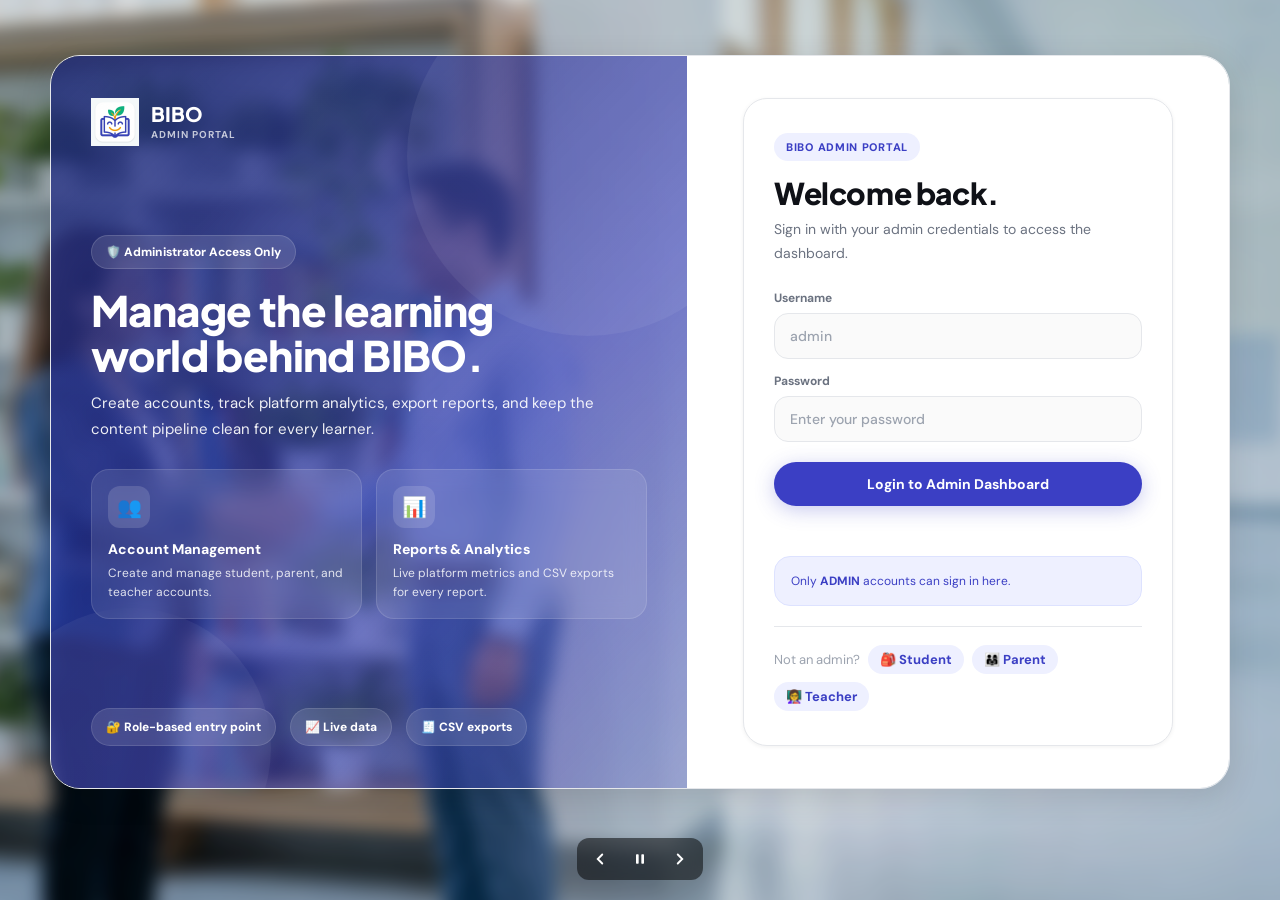
<file: src/main/resources/static/admin_login.html>
<!doctype html>
<html lang="en">
  <head>
    <meta charset="UTF-8" />
    <meta name="viewport" content="width=device-width, initial-scale=1.0" />
    <title>BIBO Admin Portal</title>
    <link href="https://fonts.googleapis.com/css2?family=Plus+Jakarta+Sans:wght@400;500;600;700;800;900&family=DM+Sans:wght@400;500;600;700&display=swap" rel="stylesheet" />
    <link rel="stylesheet" href="admin_login.css" />
    <link rel="icon" type="image/png" href="images/bibo-logo.jpg" />
  </head>
  <body class="portal-admin has-slideshow"
        data-role="ADMIN"
        data-token-key="bibo_admin_token"
        data-user-key="bibo_admin_user"
        data-redirect="admin_dashboard.html">

    <div class="bg-slideshow">
      <div class="bg-slide active" style="background-image:url('images/admin (1).jpg')"></div>
      <div class="bg-slide" style="background-image:url('images/admin (2).jpg')"></div>
      <div class="bg-slide" style="background-image:url('images/admin (3).jpg')"></div>
      <div class="bg-slide" style="background-image:url('images/admin (4).jpg')"></div>
      <div class="bg-slide" style="background-image:url('images/admin (5).jpg')"></div>
      <div class="bg-controls">
        <button type="button" data-prev aria-label="Previous photo">
          <svg viewBox="0 0 24 24" width="18" height="18" fill="none" stroke="currentColor" stroke-width="2.5" stroke-linecap="round"><path d="M15 18l-6-6 6-6"/></svg>
        </button>
        <button type="button" data-pause aria-label="Pause slideshow"></button>
        <button type="button" data-next aria-label="Next photo">
          <svg viewBox="0 0 24 24" width="18" height="18" fill="none" stroke="currentColor" stroke-width="2.5" stroke-linecap="round"><path d="M9 18l6-6-6-6"/></svg>
        </button>
      </div>
    </div>

    <div class="auth-shell">
      <section class="auth-hero">
        <div class="hero-top">
          <div class="brand">
            <div class="brand-icon"><img src="images/bibo-logo.jpg" alt="BIBO" class="bibo-logo" /></div>
            <div>
              <div class="brand-title">BIBO</div>
              <div class="brand-sub">Admin Portal</div>
            </div>
          </div>
        </div>

        <div class="hero-middle">
          <div class="hero-chip">🛡️ Administrator Access Only</div>
          <div class="hero-copy">
            <h1>Manage the learning world behind BIBO.</h1>
            <p>Create accounts, track platform analytics, export reports, and keep the content pipeline clean for every learner.</p>
          </div>
          <div class="hero-features">
            <div class="feature-card">
              <div class="feature-icon">👥</div>
              <h3>Account Management</h3>
              <p>Create and manage student, parent, and teacher accounts.</p>
            </div>
            <div class="feature-card">
              <div class="feature-icon">📊</div>
              <h3>Reports &amp; Analytics</h3>
              <p>Live platform metrics and CSV exports for every report.</p>
            </div>
          </div>
        </div>

        <div class="hero-bottom">
          <div class="stat-pill">🔐 Role-based entry point</div>
          <div class="stat-pill">📈 Live data</div>
          <div class="stat-pill">🧾 CSV exports</div>
        </div>
      </section>

      <section class="auth-panel">
        <div class="auth-card">
          <div class="eyebrow">BIBO Admin Portal</div>
          <h2>Welcome back.</h2>
          <p class="auth-subtext">Sign in with your admin credentials to access the dashboard.</p>

          <form id="loginForm">
            <div class="field">
              <label for="loginUsername">Username</label>
              <input id="loginUsername" class="bibo-input" type="text" autocomplete="username" placeholder="admin" required />
            </div>
            <div class="field">
              <label for="loginPassword">Password</label>
              <input id="loginPassword" class="bibo-input" type="password" autocomplete="current-password" placeholder="Enter your password" required />
            </div>
            <button class="btn btn-primary" type="submit" id="loginBtn">Login to Admin Dashboard</button>
            <div id="loginMessage" class="msg" role="alert" aria-live="polite"></div>
          </form>

          <div class="auth-footer-note">
            Only <strong>ADMIN</strong> accounts can sign in here.
          </div>

          <nav class="portal-switch" aria-label="Other portals">
            <span>Not an admin?</span>
            <a href="/">🎒 Student</a>
            <a href="/parent">👨‍👩‍👧 Parent</a>
            <a href="/teacher">👩‍🏫 Teacher</a>
          </nav>
        </div>
      </section>
    </div>

    <script src="portal_login.js"></script>
    <script src="login_slideshow.js"></script>
  </body>
</html>
</file>
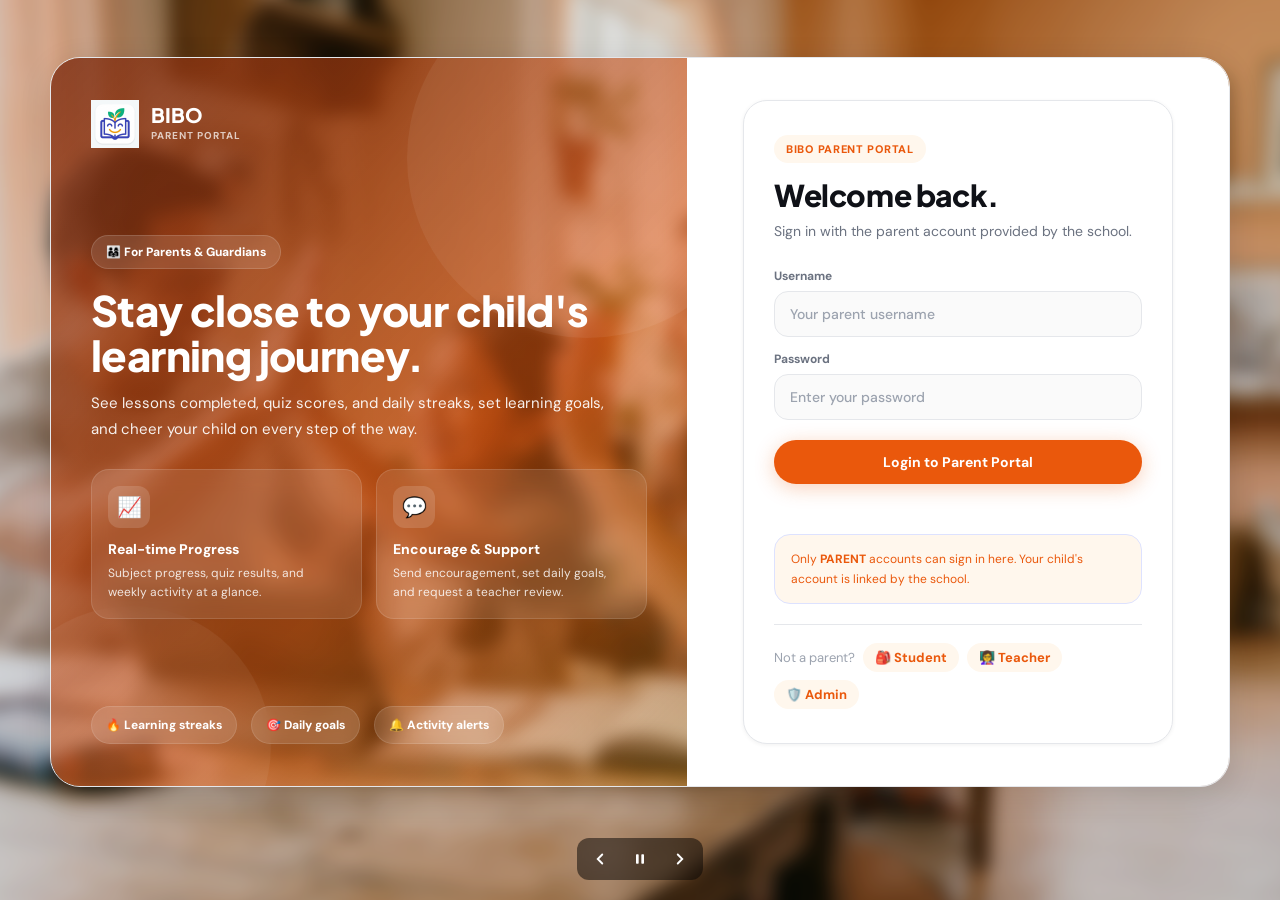
<file: src/main/resources/static/parent_login.html>
<!doctype html>
<html lang="en">
  <head>
    <meta charset="UTF-8" />
    <meta name="viewport" content="width=device-width, initial-scale=1.0" />
    <title>BIBO Parent Portal</title>
    <link href="https://fonts.googleapis.com/css2?family=Plus+Jakarta+Sans:wght@400;500;600;700;800;900&family=DM+Sans:wght@400;500;600;700&display=swap" rel="stylesheet" />
    <link rel="stylesheet" href="admin_login.css" />
    <link rel="icon" type="image/png" href="images/bibo-logo.jpg" />
  </head>
  <body class="portal-parent has-slideshow"
        data-role="PARENT"
        data-token-key="bibo_token"
        data-user-key="bibo_user"
        data-redirect="/">

      <div class="bg-slideshow">
      <div class="bg-slide active" style="background-image:url('images/parent (1).jpg')"></div>
      <div class="bg-slide" style="background-image:url('images/parent (2).jpg')"></div>
      <div class="bg-slide" style="background-image:url('images/parent (3).jpg')"></div>
      <div class="bg-slide" style="background-image:url('images/parent (4).jpg')"></div>
      <div class="bg-slide" style="background-image:url('images/parent (5).jpg')"></div>
      <div class="bg-controls">
        <button type="button" data-prev aria-label="Previous photo">
          <svg viewBox="0 0 24 24" width="18" height="18" fill="none" stroke="currentColor" stroke-width="2.5" stroke-linecap="round"><path d="M15 18l-6-6 6-6"/></svg>
        </button>
        <button type="button" data-pause aria-label="Pause slideshow"></button>
        <button type="button" data-next aria-label="Next photo">
          <svg viewBox="0 0 24 24" width="18" height="18" fill="none" stroke="currentColor" stroke-width="2.5" stroke-linecap="round"><path d="M9 18l6-6-6-6"/></svg>
        </button>
      </div>
    </div>

    <div class="auth-shell">
      <section class="auth-hero">
        <div class="hero-top">
          <div class="brand">
            <div class="brand-icon"><img src="images/bibo-logo.jpg" alt="BIBO" class="bibo-logo" /></div>
            <div>
              <div class="brand-title">BIBO</div>
              <div class="brand-sub">Parent Portal</div>
            </div>
          </div>
        </div>

        <div class="hero-middle">
          <div class="hero-chip">👨‍👩‍👧 For Parents &amp; Guardians</div>
          <div class="hero-copy">
            <h1>Stay close to your child's learning journey.</h1>
            <p>See lessons completed, quiz scores, and daily streaks, set learning goals, and cheer your child on every step of the way.</p>
          </div>
          <div class="hero-features">
            <div class="feature-card">
              <div class="feature-icon">📈</div>
              <h3>Real-time Progress</h3>
              <p>Subject progress, quiz results, and weekly activity at a glance.</p>
            </div>
            <div class="feature-card">
              <div class="feature-icon">💬</div>
              <h3>Encourage &amp; Support</h3>
              <p>Send encouragement, set daily goals, and request a teacher review.</p>
            </div>
          </div>
        </div>

        <div class="hero-bottom">
          <div class="stat-pill">🔥 Learning streaks</div>
          <div class="stat-pill">🎯 Daily goals</div>
          <div class="stat-pill">🔔 Activity alerts</div>
        </div>
      </section>

      <section class="auth-panel">
        <div class="auth-card">
          <div class="eyebrow">BIBO Parent Portal</div>
          <h2>Welcome back.</h2>
          <p class="auth-subtext">Sign in with the parent account provided by the school.</p>

          <form id="loginForm">
            <div class="field">
              <label for="loginUsername">Username</label>
              <input id="loginUsername" class="bibo-input" type="text" autocomplete="username" placeholder="Your parent username" required />
            </div>
            <div class="field">
              <label for="loginPassword">Password</label>
              <input id="loginPassword" class="bibo-input" type="password" autocomplete="current-password" placeholder="Enter your password" required />
            </div>
            <button class="btn btn-primary" type="submit" id="loginBtn">Login to Parent Portal</button>
            <div id="loginMessage" class="msg" role="alert" aria-live="polite"></div>
          </form>

          <div class="auth-footer-note">
            Only <strong>PARENT</strong> accounts can sign in here. Your child's account is linked by the school.
          </div>

          <nav class="portal-switch" aria-label="Other portals">
            <span>Not a parent?</span>
            <a href="/">🎒 Student</a>
            <a href="/teacher">👩‍🏫 Teacher</a>
            <a href="/admin">🛡️ Admin</a>
          </nav>
        </div>
      </section>
    </div>

    <script src="portal_login.js"></script>
    <script src="login_slideshow.js"></script>
  </body>
</html>
</file>
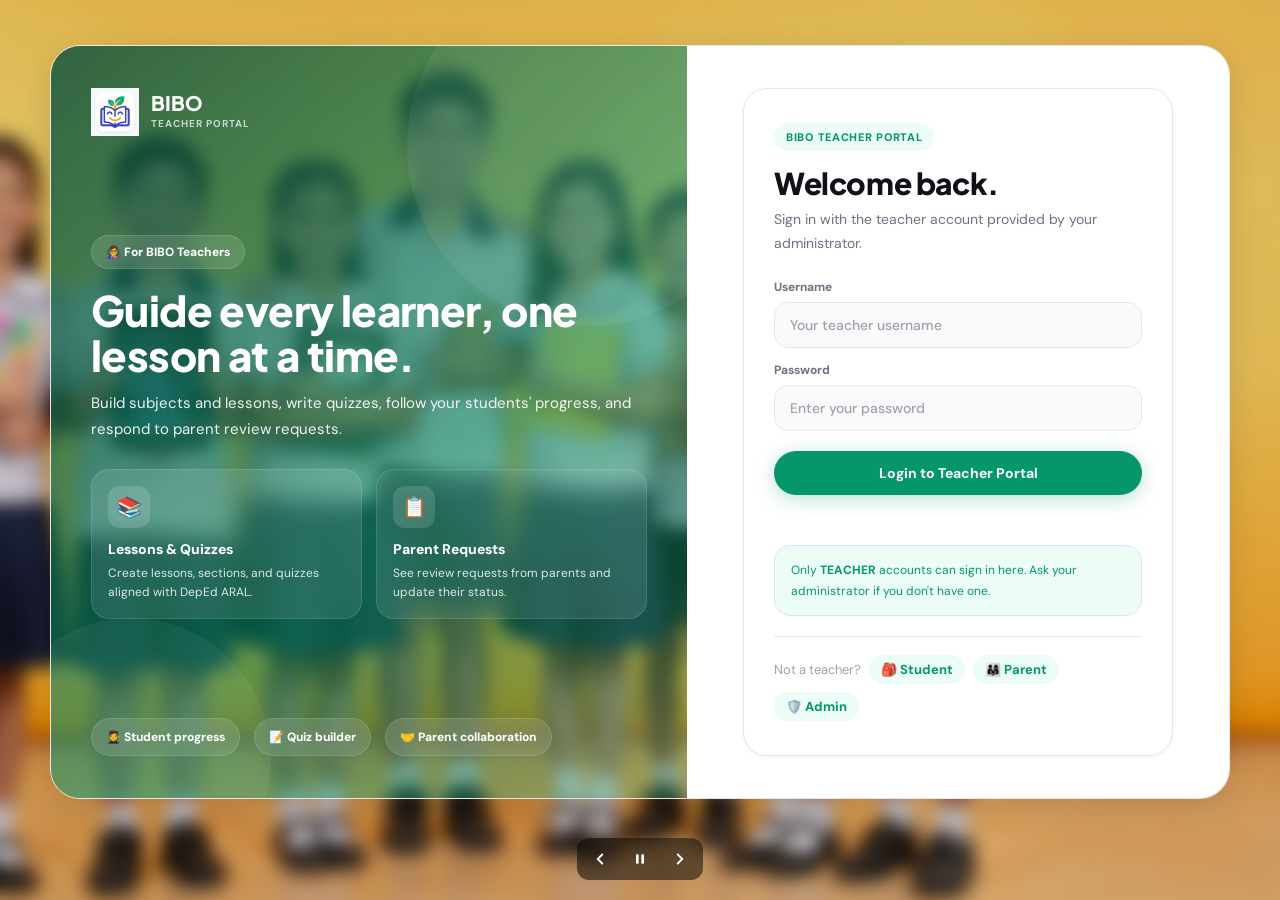
<file: src/main/resources/static/teacher_login.html>
<!doctype html>
<html lang="en">
  <head>
    <meta charset="UTF-8" />
    <meta name="viewport" content="width=device-width, initial-scale=1.0" />
    <title>BIBO Teacher Portal</title>
    <link href="https://fonts.googleapis.com/css2?family=Plus+Jakarta+Sans:wght@400;500;600;700;800;900&family=DM+Sans:wght@400;500;600;700&display=swap" rel="stylesheet" />
    <link rel="stylesheet" href="admin_login.css" />
    <link rel="icon" type="image/png" href="images/bibo-logo.jpg" />
  </head>
  <body class="portal-teacher has-slideshow"
        data-role="TEACHER"
        data-token-key="bibo_admin_token"
        data-user-key="bibo_admin_user"
        data-redirect="admin_dashboard.html">
    <div class="bg-slideshow">
      <div class="bg-slide active" style="background-image:url('images/child-bg.jpg')"></div>
      <div class="bg-slide" style="background-image:url('images/child-bg1.jpg')"></div>
      <div class="bg-slide" style="background-image:url('images/child-bg2.jpg')"></div>
      <div class="bg-slide" style="background-image:url('images/child-bg3.jpg')"></div>
      <div class="bg-slide" style="background-image:url('images/child-bg4.jpg')"></div>
      <div class="bg-controls">
        <button type="button" data-prev aria-label="Previous photo">
          <svg viewBox="0 0 24 24" width="18" height="18" fill="none" stroke="currentColor" stroke-width="2.5" stroke-linecap="round"><path d="M15 18l-6-6 6-6"/></svg>
        </button>
        <button type="button" data-pause aria-label="Pause slideshow"></button>
        <button type="button" data-next aria-label="Next photo">
          <svg viewBox="0 0 24 24" width="18" height="18" fill="none" stroke="currentColor" stroke-width="2.5" stroke-linecap="round"><path d="M9 18l6-6-6-6"/></svg>
        </button>
      </div>
    </div>
    <div class="auth-shell">
      <section class="auth-hero">
        <div class="hero-top">
          <div class="brand">
            <div class="brand-icon"><img src="images/bibo-logo.jpg" alt="BIBO" class="bibo-logo" /></div>
            <div>
              <div class="brand-title">BIBO</div>
              <div class="brand-sub">Teacher Portal</div>
            </div>
          </div>
        </div>

        <div class="hero-middle">
          <div class="hero-chip">👩‍🏫 For BIBO Teachers</div>
          <div class="hero-copy">
            <h1>Guide every learner, one lesson at a time.</h1>
            <p>Build subjects and lessons, write quizzes, follow your students' progress, and respond to parent review requests.</p>
          </div>
          <div class="hero-features">
            <div class="feature-card">
              <div class="feature-icon">📚</div>
              <h3>Lessons &amp; Quizzes</h3>
              <p>Create lessons, sections, and quizzes aligned with DepEd ARAL.</p>
            </div>
            <div class="feature-card">
              <div class="feature-icon">📋</div>
              <h3>Parent Requests</h3>
              <p>See review requests from parents and update their status.</p>
            </div>
          </div>
        </div>

        <div class="hero-bottom">
          <div class="stat-pill">🧑‍🎓 Student progress</div>
          <div class="stat-pill">📝 Quiz builder</div>
          <div class="stat-pill">🤝 Parent collaboration</div>
        </div>
      </section>

      <section class="auth-panel">
        <div class="auth-card">
          <div class="eyebrow">BIBO Teacher Portal</div>
          <h2>Welcome back.</h2>
          <p class="auth-subtext">Sign in with the teacher account provided by your administrator.</p>

          <form id="loginForm">
            <div class="field">
              <label for="loginUsername">Username</label>
              <input id="loginUsername" class="bibo-input" type="text" autocomplete="username" placeholder="Your teacher username" required />
            </div>
            <div class="field">
              <label for="loginPassword">Password</label>
              <input id="loginPassword" class="bibo-input" type="password" autocomplete="current-password" placeholder="Enter your password" required />
            </div>
            <button class="btn btn-primary" type="submit" id="loginBtn">Login to Teacher Portal</button>
            <div id="loginMessage" class="msg" role="alert" aria-live="polite"></div>
          </form>

          <div class="auth-footer-note">
            Only <strong>TEACHER</strong> accounts can sign in here. Ask your administrator if you don't have one.
          </div>

          <nav class="portal-switch" aria-label="Other portals">
            <span>Not a teacher?</span>
            <a href="/">🎒 Student</a>
            <a href="/parent">👨‍👩‍👧 Parent</a>
            <a href="/admin">🛡️ Admin</a>
          </nav>
        </div>
      </section>
    </div>

    <script src="portal_login.js"></script>
    <script src="login_slideshow.js"></script>
  </body>
</html>
</file>
<file: src/main/resources/static/admin_login.css>
* {
  box-sizing: border-box;
  margin: 0;
  padding: 0;
}

:root {
  --bg: #eaecf0;
  --card-bg: #ffffff;
  --primary: #3b3fc4;
  --primary-dark: #2e31a8;
  --primary-light: #eef0ff;
  --accent-green: #10b981;
  --accent-red: #ef4444;
  --text-900: #0f1117;
  --text-700: #374151;
  --text-500: #6b7280;
  --text-400: #9ca3af;
  --border: #e5e7eb;
  --shadow-sm: 0 1px 4px rgba(0, 0, 0, 0.06);
  --shadow-md: 0 4px 16px rgba(0, 0, 0, 0.08);
  --shadow-lg: 0 8px 32px rgba(0, 0, 0, 0.12);
  --shadow-primary: 0 4px 20px rgba(59, 63, 196, 0.28);
  --radius-sm: 10px;
  --radius-md: 14px;
  --radius-lg: 18px;
  --radius-xl: 24px;
  --font-display: "Plus Jakarta Sans", sans-serif;
  --font-body: "DM Sans", sans-serif;
}

html,
body {
  min-height: 100vh;
  font-family: var(--font-body);
  background: var(--bg);
  color: var(--text-700);
}

body {
  display: flex;
  align-items: center;
  justify-content: center;
  padding: 24px;
}

.auth-shell {
  width: 100%;
  max-width: 1180px;
  min-height: 720px;
  display: grid;
  grid-template-columns: 1.08fr 0.92fr;
  background: white;
  border: 1px solid var(--border);
  border-radius: 30px;
  overflow: hidden;
  box-shadow: var(--shadow-lg);
}

.auth-hero {
  position: relative;
  padding: 42px 40px;
  background: linear-gradient(135deg, #1e2a78 0%, #3b3fc4 60%, #5b60e0 100%);
  color: white;
  display: flex;
  flex-direction: column;
  justify-content: space-between;
  overflow: hidden;
}

.auth-hero::before {
  content: "";
  position: absolute;
  width: 360px;
  height: 360px;
  border-radius: 50%;
  top: -80px;
  right: -80px;
  background: rgba(255, 255, 255, 0.06);
}

.auth-hero::after {
  content: "";
  position: absolute;
  width: 280px;
  height: 280px;
  border-radius: 50%;
  bottom: -100px;
  left: -60px;
  background: rgba(255, 255, 255, 0.05);
}

.hero-top,
.hero-middle,
.hero-bottom {
  position: relative;
  z-index: 2;
}

.brand {
  display: flex;
  align-items: center;
  gap: 12px;
}

.brand-icon {
  width: 48px;
  height: 48px;
  border-radius: 14px;
  background: rgba(255, 255, 255, 0.14);
  display: flex;
  align-items: center;
  justify-content: center;
  font-family: var(--font-display);
  font-size: 20px;
  font-weight: 900;
  color: white;
  backdrop-filter: blur(8px);
}

.brand-title {
  font-family: var(--font-display);
  font-size: 20px;
  font-weight: 900;
  line-height: 1;
}
.brand-sub {
  margin-top: 4px;
  font-size: 10px;
  font-weight: 700;
  letter-spacing: 1px;
  opacity: 0.72;
  text-transform: uppercase;
}

.hero-chip {
  display: inline-flex;
  align-items: center;
  gap: 8px;
  background: rgba(255, 255, 255, 0.12);
  border: 1px solid rgba(255, 255, 255, 0.14);
  border-radius: 999px;
  padding: 8px 14px;
  font-size: 12px;
  font-weight: 800;
  margin-bottom: 18px;
  backdrop-filter: blur(6px);
}

.hero-copy h1 {
  font-family: var(--font-display);
  font-size: 42px;
  line-height: 1.08;
  font-weight: 900;
  margin-bottom: 14px;
  max-width: 520px;
  letter-spacing: -0.6px;
}

.hero-copy p {
  max-width: 540px;
  font-size: 15px;
  line-height: 1.72;
  opacity: 0.92;
}

.hero-features {
  display: grid;
  grid-template-columns: 1fr 1fr;
  gap: 14px;
  margin-top: 26px;
  max-width: 560px;
}

.feature-card {
  background: rgba(255, 255, 255, 0.1);
  border: 1px solid rgba(255, 255, 255, 0.12);
  border-radius: var(--radius-lg);
  padding: 16px;
  backdrop-filter: blur(10px);
}

.feature-icon {
  width: 42px;
  height: 42px;
  border-radius: 12px;
  background: rgba(255, 255, 255, 0.14);
  display: flex;
  align-items: center;
  justify-content: center;
  font-size: 20px;
  margin-bottom: 12px;
}

.feature-card h3 {
  font-size: 14px;
  font-weight: 800;
  margin-bottom: 6px;
}
.feature-card p {
  font-size: 12px;
  line-height: 1.6;
  opacity: 0.84;
}

.hero-bottom {
  display: flex;
  gap: 14px;
  flex-wrap: wrap;
}

.stat-pill {
  display: inline-flex;
  align-items: center;
  gap: 8px;
  padding: 10px 14px;
  border-radius: 999px;
  background: rgba(255, 255, 255, 0.12);
  border: 1px solid rgba(255, 255, 255, 0.12);
  font-size: 12px;
  font-weight: 800;
  backdrop-filter: blur(8px);
}

.auth-panel {
  padding: 42px 38px;
  display: flex;
  align-items: center;
  justify-content: center;
  background: #fff;
}

.auth-card {
  width: 100%;
  max-width: 430px;
  background: var(--card-bg);
  border: 1px solid var(--border);
  border-radius: var(--radius-xl);
  padding: 34px 30px;
  box-shadow: var(--shadow-sm);
}

.eyebrow {
  display: inline-flex;
  align-items: center;
  gap: 8px;
  padding: 7px 12px;
  border-radius: 999px;
  background: var(--primary-light);
  color: var(--primary);
  font-size: 11px;
  font-weight: 800;
  letter-spacing: 0.7px;
  text-transform: uppercase;
  margin-bottom: 16px;
}

.auth-card h2 {
  font-family: var(--font-display);
  font-size: 30px;
  font-weight: 900;
  color: var(--text-900);
  line-height: 1.1;
  margin-bottom: 8px;
  letter-spacing: -0.4px;
}

.auth-subtext {
  color: var(--text-500);
  font-size: 14px;
  line-height: 1.7;
  margin-bottom: 24px;
}

/* Login section label */
.login-label {
  font-family: var(--font-display);
  font-size: 13px;
  font-weight: 800;
  color: var(--primary);
  letter-spacing: 0.4px;
  margin-bottom: 18px;
  padding-bottom: 12px;
  border-bottom: 2px solid var(--primary-light);
}

.field {
  margin-bottom: 14px;
}

.field label {
  display: block;
  font-size: 12px;
  font-weight: 700;
  color: var(--text-500);
  margin-bottom: 7px;
}

.bibo-input {
  width: 100%;
  padding: 13px 15px;
  border: 1.5px solid var(--border);
  border-radius: var(--radius-md);
  font-family: var(--font-body);
  font-size: 14px;
  font-weight: 500;
  color: var(--text-900);
  background: #fafafa;
  outline: none;
  transition:
    border-color 0.2s,
    box-shadow 0.2s,
    background 0.2s;
}

.bibo-input:focus {
  border-color: var(--primary);
  box-shadow: 0 0 0 3px color-mix(in srgb, var(--primary) 12%, transparent);
  background: white;
}

.bibo-input::placeholder {
  color: var(--text-400);
}

.btn {
  display: inline-flex;
  align-items: center;
  justify-content: center;
  gap: 8px;
  border: none;
  cursor: pointer;
  font-family: var(--font-body);
  font-weight: 700;
  border-radius: 999px;
  transition: all 0.18s;
  text-decoration: none;
  width: 100%;
}

.btn-primary {
  background: var(--primary);
  color: white;
  padding: 13px 22px;
  font-size: 14px;
  box-shadow: var(--shadow-primary);
  margin-top: 6px;
}

.btn-primary:hover:not(:disabled) {
  background: var(--primary-dark);
  transform: translateY(-1px);
}
.btn-primary:disabled {
  opacity: 0.65;
  cursor: not-allowed;
  transform: none !important;
}

.auth-footer-note {
  margin-top: 18px;
  padding: 14px 16px;
  border-radius: 16px;
  background: var(--primary-light);
  color: var(--primary);
  font-size: 12px;
  line-height: 1.7;
  border: 1px solid #dde2ff;
}

.msg {
  min-height: 20px;
  margin-top: 12px;
  font-size: 13px;
  font-weight: 700;
}
.msg.error {
  color: var(--accent-red);
}
.msg.success {
  color: var(--accent-green);
}
.msg.info {
  color: var(--primary);
}

@media (max-width: 980px) {
  .auth-shell {
    grid-template-columns: 1fr;
    min-height: auto;
  }
  .auth-hero {
    padding: 30px 24px;
    gap: 26px;
  }
  .hero-copy h1 {
    font-size: 32px;
    max-width: none;
  }
  .hero-copy p {
    max-width: none;
  }
  .hero-features {
    grid-template-columns: 1fr;
    max-width: none;
  }
  .auth-panel {
    padding: 28px 22px;
  }
}

@media (max-width: 560px) {
  body {
    padding: 14px;
  }
  .auth-card {
    padding: 24px 20px;
  }
  .hero-copy h1 {
    font-size: 28px;
  }
}

.bibo-logo {
  width: 100%;
  height: 100%;
  object-fit: cover;
  display: block;
}
/* ── Portal switcher (links to the other login pages) ── */
.portal-switch {
  display: flex;
  flex-wrap: wrap;
  align-items: center;
  gap: 8px;
  margin-top: 20px;
  padding-top: 18px;
  border-top: 1px solid var(--border);
  font-size: 13px;
  color: var(--text-400);
}
.portal-switch a {
  padding: 6px 12px;
  border-radius: 999px;
  background: var(--primary-light);
  color: var(--primary);
  font-weight: 700;
  text-decoration: none;
  transition: filter 0.15s;
}
.portal-switch a:hover { filter: brightness(0.95); }
.msg a { text-decoration: underline; }

/* ── Per-portal colour themes ── */
body.portal-teacher {
  --primary: #059669;
  --primary-dark: #047857;
  --primary-light: #ecfdf5;
  --shadow-primary: 0 4px 20px rgba(5, 150, 105, 0.28);
}
body.portal-teacher .auth-hero {
  background: linear-gradient(135deg, #064e3b 0%, #059669 60%, #34d399 100%);
}
body.portal-parent {
  --primary: #ea580c;
  --primary-dark: #c2410c;
  --primary-light: #fff7ed;
  --shadow-primary: 0 4px 20px rgba(234, 88, 12, 0.28);
}
body.portal-parent .auth-hero {
  background: linear-gradient(135deg, #7c2d12 0%, #ea580c 60%, #f59e0b 100%);
}

/* ── Background photo slideshow (login pages) ── */
body.has-slideshow { background: #064e3b; padding-bottom: 80px; }
body.has-slideshow .auth-shell {
  position: relative; z-index: 1;
  background: transparent;           /* para makita ang photo sa likod ng hero */
}
body.has-slideshow .auth-hero {
  background: linear-gradient(135deg, rgba(6,78,59,.80) 0%, rgba(5,150,105,.55) 60%, rgba(52,211,153,.25) 100%);
}

.bg-slideshow { position: fixed; inset: 0; z-index: 0; overflow: hidden; }
.bg-slideshow::after {
  content: ""; position: absolute; inset: 0; pointer-events: none;
  background: rgba(0, 0, 0, 0.12);
}
.bg-slide {
  position: absolute; inset: 0;
  background-size: cover; background-position: center;
  opacity: 0; transform: scale(1.06);
  transition: opacity 1.2s ease, transform 6s ease;
}
.bg-slide.active { opacity: 1; transform: scale(1); }

.bg-controls {
  position: fixed; bottom: 20px; left: 50%; transform: translateX(-50%);
  z-index: 3; display: flex; gap: 2px; padding: 4px;
  border-radius: 12px; background: rgba(0,0,0,.5); backdrop-filter: blur(6px);
}
.bg-controls button {
  width: 38px; height: 34px; border: 0; border-radius: 8px;
  background: transparent; color: #fff; cursor: pointer;
  display: grid; place-items: center;
}
.bg-controls button:hover { background: rgba(255,255,255,.15); }
.bg-controls button:focus-visible { outline: 2px solid #fff; outline-offset: 2px; }

@media (prefers-reduced-motion: reduce) {
  .bg-slide { transition: none; transform: none; }
}

body.portal-parent.has-slideshow { background: #7c2d12; }
body.portal-parent.has-slideshow .auth-hero {
  background: linear-gradient(135deg, rgba(124,45,18,.80) 0%, rgba(234,88,12,.55) 60%, rgba(245,158,11,.25) 100%);
}

body.portal-admin.has-slideshow { background: #1e2a78; }
body.portal-admin.has-slideshow .auth-hero {
  background: linear-gradient(135deg, rgba(30,42,120,.82) 0%, rgba(59,63,196,.58) 60%, rgba(91,96,224,.28) 100%);
}

@media (max-width: 640px) {
  .bg-slide { background-position: 18% center; }
}

.bg-slide {
  filter: blur(8px);
  transform: scale(1.15);
}
.bg-slide.active { transform: scale(1.1); }

@media (prefers-reduced-motion: reduce) {
  .bg-slide,
  .bg-slide.active { transform: scale(1.1); }
}
</file>
